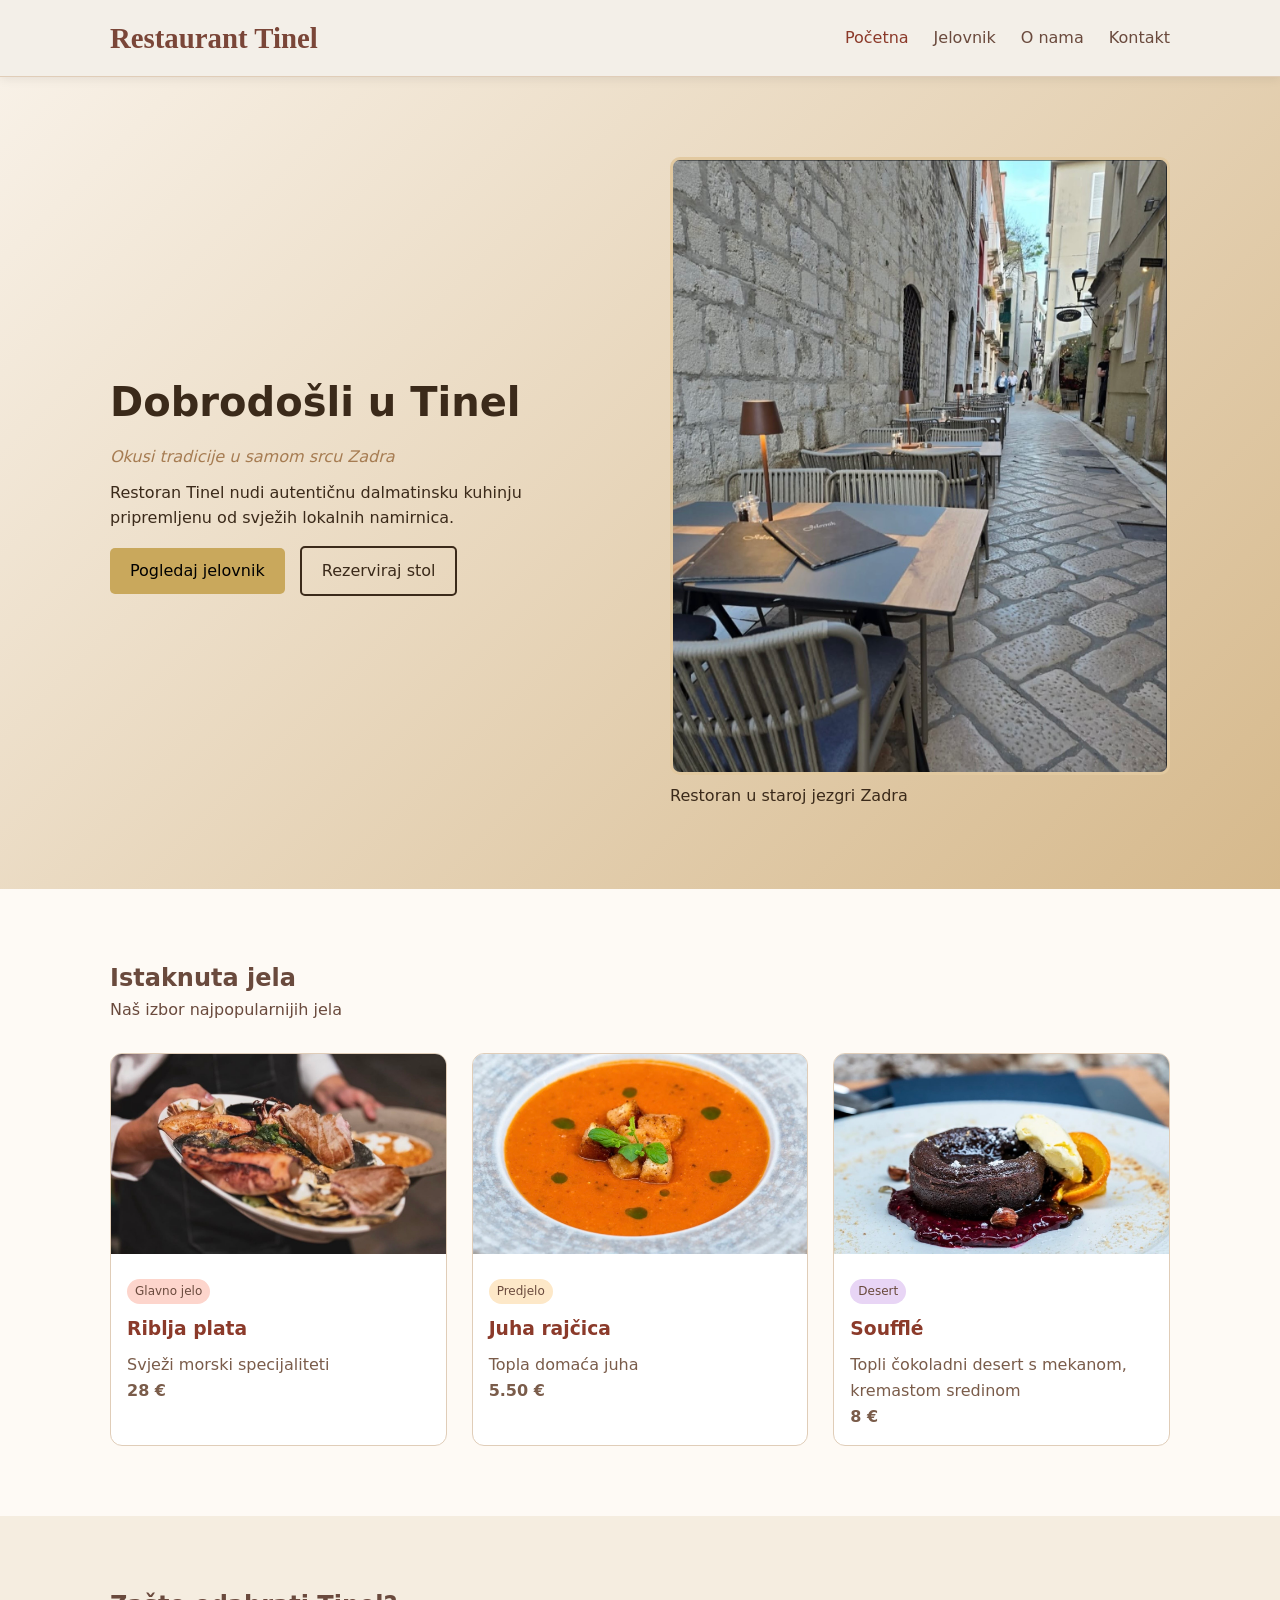
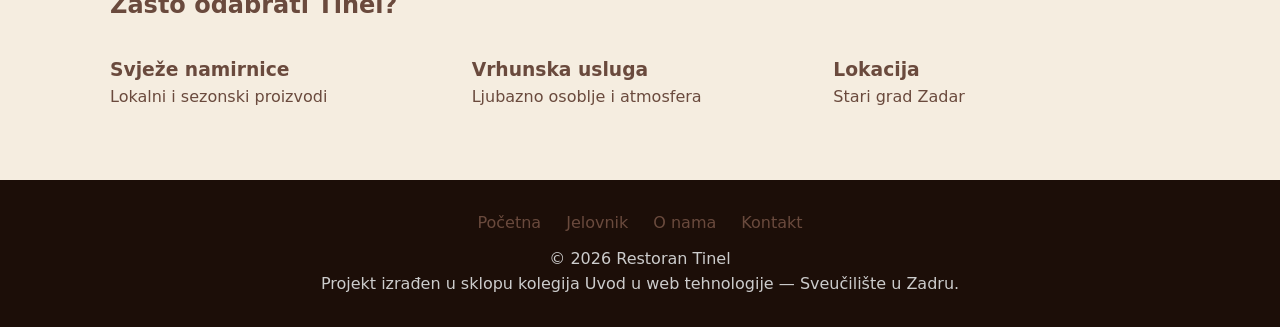
<file: index.html>
<!DOCTYPE html>
<html lang="hr">
<head>
  <meta charset="UTF-8">
  <meta name="viewport" content="width=device-width, initial-scale=1.0">
  <title>Restoran Tinel</title>

  <link rel="stylesheet" href="styles/tokens.css">
  <link rel="stylesheet" href="styles/base.css">
  <link rel="stylesheet" href="styles/layout.css">
  <link rel="stylesheet" href="styles/components.css">
</head>

<body>

<header class="site-header">
  <div class="container">
    <a class="logo" href="index.html">Restaurant Tinel</a>

    <!--  HAMBURGER -->
    <div class="hamburger" onclick="toggleMenu()">
      ☰
    </div>

    <nav id="nav-menu">
      <ul>
        <li><a class="active" href="index.html">Početna</a></li>
        <li><a href="pages/menu.html">Jelovnik</a></li>
        <li><a href="pages/about.html">O nama</a></li>
        <li><a href="pages/contact.html">Kontakt</a></li>
      </ul>
    </nav>
  </div>
</header>

<main>

<!-- HERO -->
<section class="hero">
  <div class="container">

    <div class="hero-content">
      <h1>Dobrodošli u Tinel</h1>
      <p class="tagline">Okusi tradicije u samom srcu Zadra</p>

      <p>
        Restoran Tinel nudi autentičnu dalmatinsku kuhinju
        pripremljenu od svježih lokalnih namirnica.
      </p>

      <a href="pages/menu.html" class="btn btn--gold">Pogledaj jelovnik</a>
      <a href="pages/contact.html" class="btn btn--ghost">Rezerviraj stol</a>
    </div>

    <figure>
      <img src="assets/images/restaurant.jpg" alt="Restoran">
      <figcaption>Restoran u staroj jezgri Zadra</figcaption>
    </figure>

  </div>
</section>

<!-- ISTAKNUTA JELA -->
<section>
  <div class="container">

    <h2>Istaknuta jela</h2>
    <p>Naš izbor najpopularnijih jela</p>

    <div class="featured-grid">

      <div class="card">
        <img src="assets/images/food2.jpg" alt="">
        <div class="card__body">
          <span class="badge badge--main">Glavno jelo</span>
          <h3 class="card__title">Riblja plata</h3>
          <p>Svježi morski specijaliteti</p>
          <p class="card__price">28 €</p>
        </div>
      </div>

      <div class="card">
        <img src="assets/images/predjelo1.jpg" alt="">
        <div class="card__body">
          <span class="badge badge--starter">Predjelo</span>
          <h3 class="card__title">Juha rajčica</h3>
          <p>Topla domaća juha</p>
          <p class="card__price">5.50 €</p>
        </div>
      </div>

      <div class="card">
        <img src="assets/images/desert1.jpg" alt="">
        <div class="card__body">
          <span class="badge badge--dessert">Desert</span>
          <h3 class="card__title">Soufflé</h3>
          <p>Topli čokoladni desert s mekanom, kremastom sredinom</p>
          <p class="card__price">8 €</p>
        </div>
      </div>

    </div>

  </div>
</section>

<!-- ZAŠTO MI -->
<section class="section-alt">
  <div class="container">

    <h2>Zašto odabrati Tinel?</h2>

    <div class="benefits-grid">

      <div class="benefit-item">
        <h3>Svježe namirnice</h3>
        <p>Lokalni i sezonski proizvodi</p>
      </div>

      <div class="benefit-item">
        <h3>Vrhunska usluga</h3>
        <p>Ljubazno osoblje i atmosfera</p>
      </div>

      <div class="benefit-item">
        <h3>Lokacija</h3>
        <p>Stari grad Zadar</p>
      </div>

    </div>

  </div>
</section>

</main>

<footer class="site-footer">
  <div class="container">

    <nav>
      <ul>
        <li><a href="index.html">Početna</a></li>
        <li><a href="pages/menu.html">Jelovnik</a></li>
        <li><a href="pages/about.html">O nama</a></li>
        <li><a href="pages/contact.html">Kontakt</a></li>
      </ul>
    </nav>

    <p>&copy; 2026 Restoran Tinel</p>
    <p>Projekt izrađen u sklopu kolegija Uvod u web tehnologije — Sveučilište u Zadru.</p>

  </div>
</footer>


<script>
function toggleMenu() {
  document.getElementById("nav-menu").classList.toggle("active");
}
</script>

</body>
</html>
</file>
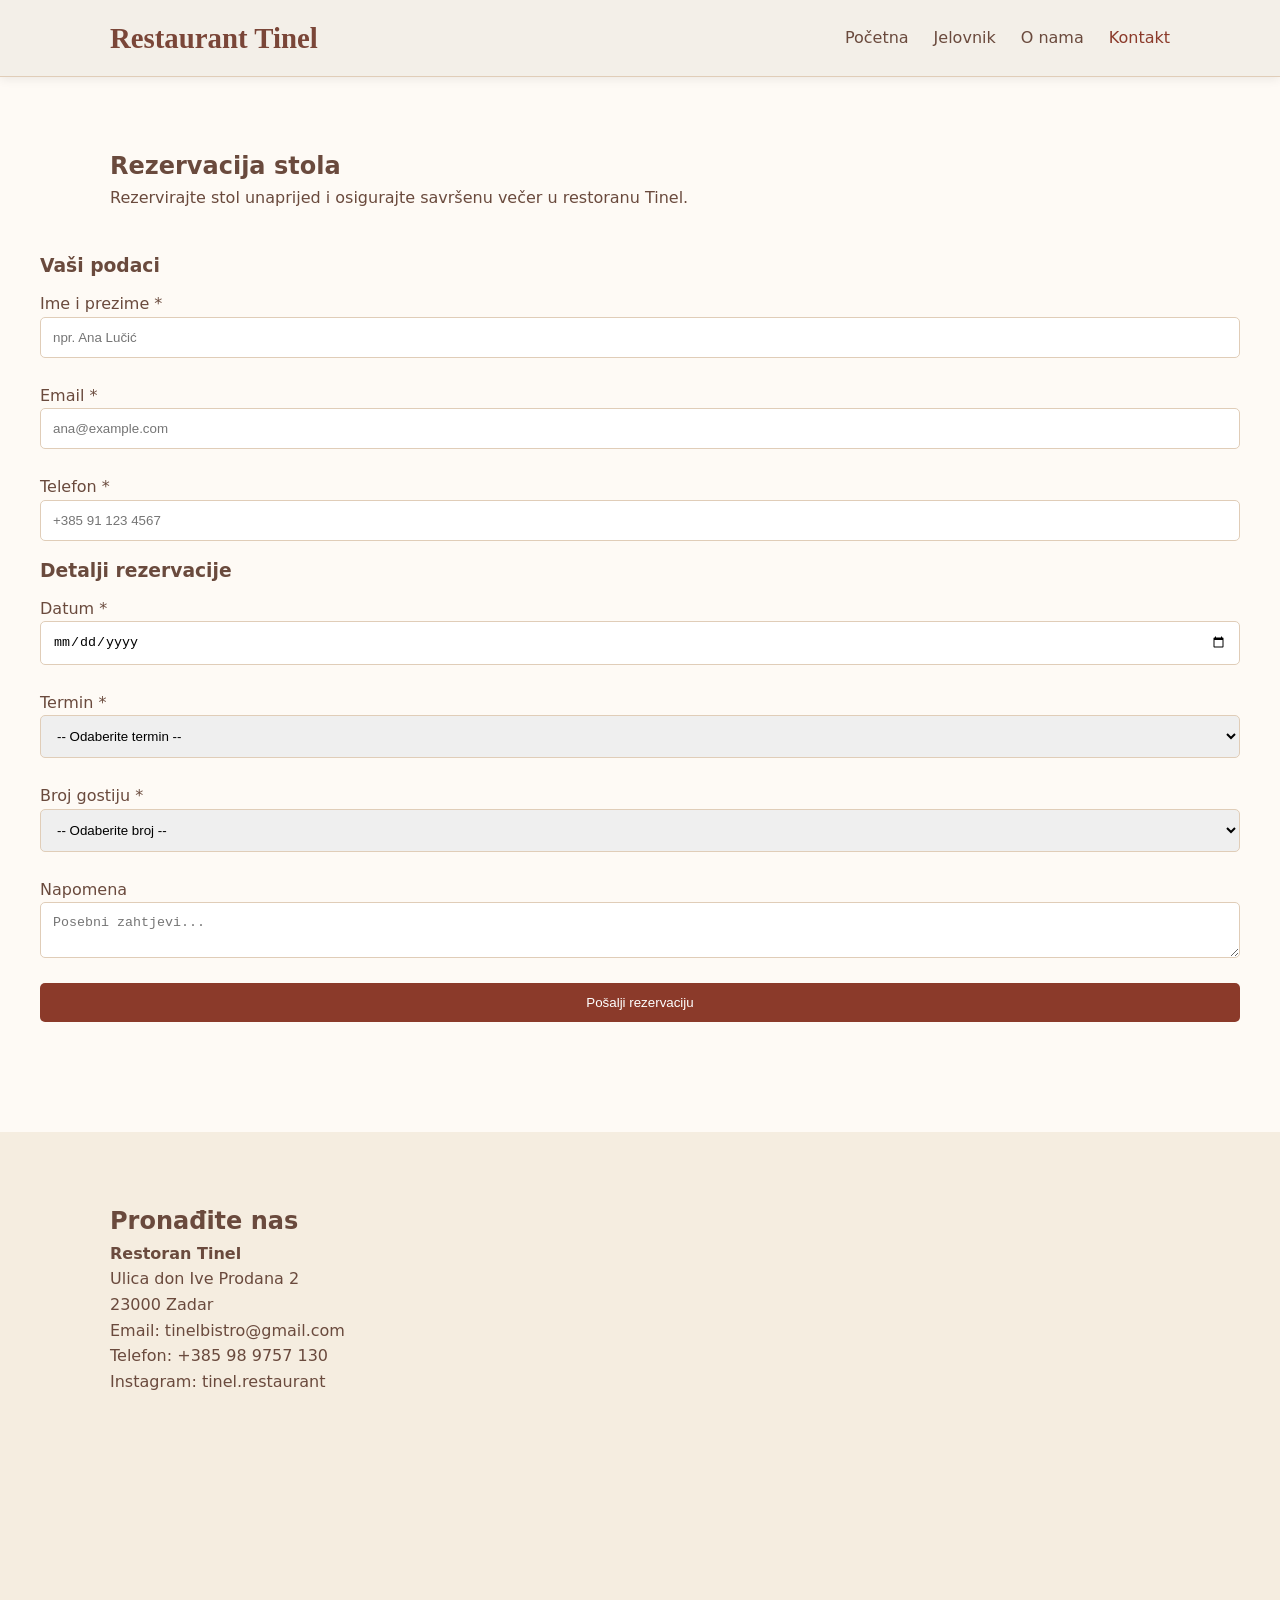
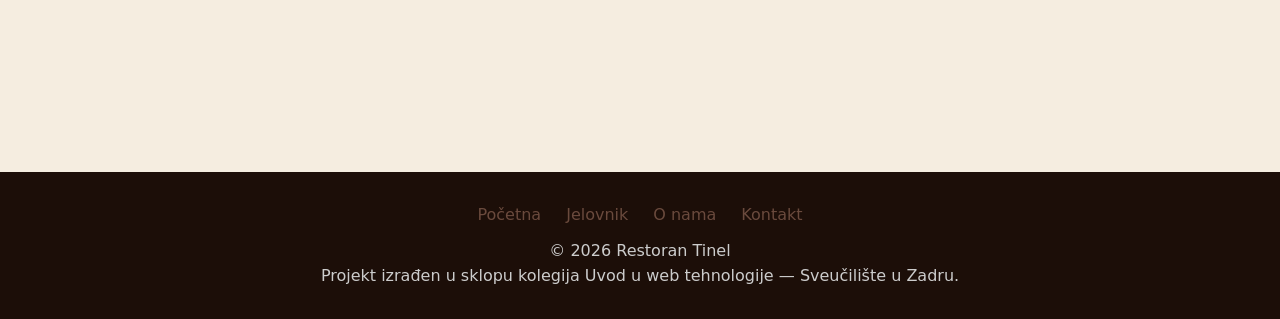
<file: pages/contact.html>
<!DOCTYPE html>
<html lang="hr">
<head>
  <meta charset="UTF-8">
  <meta name="viewport" content="width=device-width, initial-scale=1.0">
  <title>Kontakt</title>

  <link rel="stylesheet" href="../styles/tokens.css">
  <link rel="stylesheet" href="../styles/base.css">
  <link rel="stylesheet" href="../styles/layout.css">
  <link rel="stylesheet" href="../styles/components.css">
</head>

<body>

<header class="site-header">
  <div class="container">
    <a class="logo" href="../index.html">Restaurant Tinel</a>

    <!--  HAMBURGER -->
    <div class="hamburger" onclick="toggleMenu()">
      ☰
    </div>

    <nav id="nav-menu">
      <ul>
        <li><a href="../index.html">Početna</a></li>
        <li><a href="menu.html">Jelovnik</a></li>
        <li><a href="about.html">O nama</a></li>
        <li><a href="contact.html" class="active">Kontakt</a></li>
      </ul>
    </nav>
  </div>
</header>

<main>

<!-- NASLOV + FORMA -->
<section>

  <div class="container">
    <h1 class="page-title">Rezervacija stola</h1>
    <p class="page-subtitle">
      Rezervirajte stol unaprijed i osigurajte savršenu večer u restoranu Tinel.
    </p>
  </div>

  <!--  FULL WIDTH FORMA -->
  <div class="form-box">

    <form>

      <h3>Vaši podaci</h3>

      <label for="ime">Ime i prezime *</label>
      <input id="ime" type="text" placeholder="npr. Ana Lučić" required>

      <label for="email">Email *</label>
      <input id="email" type="email" placeholder="ana@example.com" required>

      <label for="telefon">Telefon *</label>
      <input id="telefon" type="text" placeholder="+385 91 123 4567" required>

      <h3>Detalji rezervacije</h3>

      <label for="datum">Datum *</label>
      <input id="datum" type="date" required>

      <label for="termin">Termin *</label>
      <select id="termin">
        <option>-- Odaberite termin --</option>
        <option>17:00</option>
        <option>18:00</option>
        <option>19:00</option>
        <option>20:00</option>
        <option>21:00</option>
      </select>

      <label for="gosti">Broj gostiju *</label>
      <select id="gosti">
        <option>-- Odaberite broj --</option>
        <option>2 osobe</option>
        <option>3 osobe</option>
        <option>4 osobe</option>
        <option>5+ osoba</option>
      </select>

      <label for="napomena">Napomena</label>
      <textarea id="napomena" placeholder="Posebni zahtjevi..."></textarea>

      <button type="submit">Pošalji rezervaciju</button>

    </form>

  </div>

</section>

<!-- KONTAKT + MAPA -->
<section class="section-alt">
  <div class="container contact-info">

    <h2>Pronađite nas</h2>

    <p><strong>Restoran Tinel</strong></p>

    <p>
      Ulica don Ive Prodana 2<br>
      23000 Zadar
    </p>

    <p>Email: tinelbistro@gmail.com</p>
    <p>Telefon: +385 98 9757 130</p>
    <p>Instagram: tinel.restaurant</p>

    <iframe 
      src="https://www.google.com/maps?q=Ulica%20don%20Ive%20Prodana%202%20Zadar&output=embed"
      width="100%" 
      height="300" 
      style="border:0; border-radius:10px;"
      loading="lazy">
    </iframe>

  </div>
</section>

</main>

<footer class="site-footer">
  <div class="container">

    <nav>
      <ul>
        <li><a href="../index.html">Početna</a></li>
        <li><a href="menu.html">Jelovnik</a></li>
        <li><a href="about.html">O nama</a></li>
        <li><a href="contact.html">Kontakt</a></li>
      </ul>
    </nav>

    <p>&copy; 2026 Restoran Tinel</p>
    <p>Projekt izrađen u sklopu kolegija Uvod u web tehnologije — Sveučilište u Zadru.</p>

  </div>
</footer>


<script>
function toggleMenu() {
  document.getElementById("nav-menu").classList.toggle("active");
}
</script>

</body>
</html>
</file>
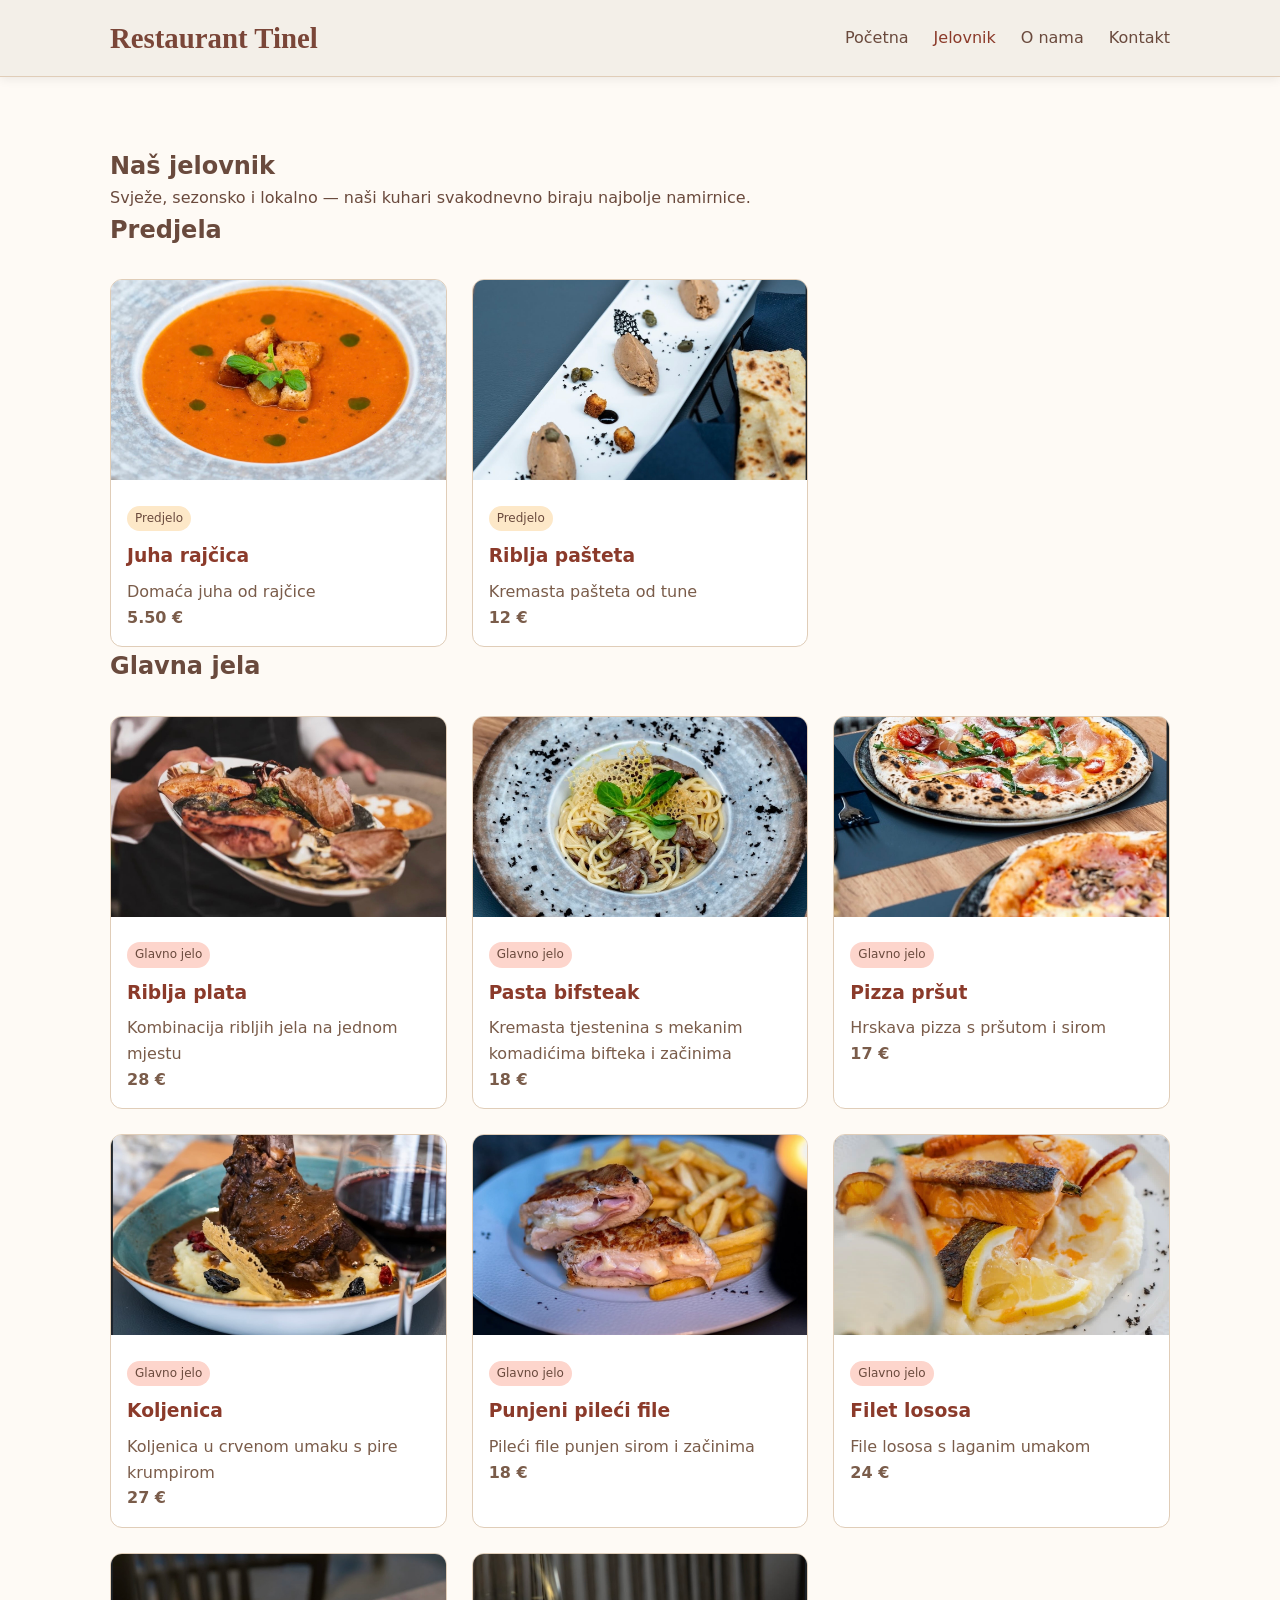
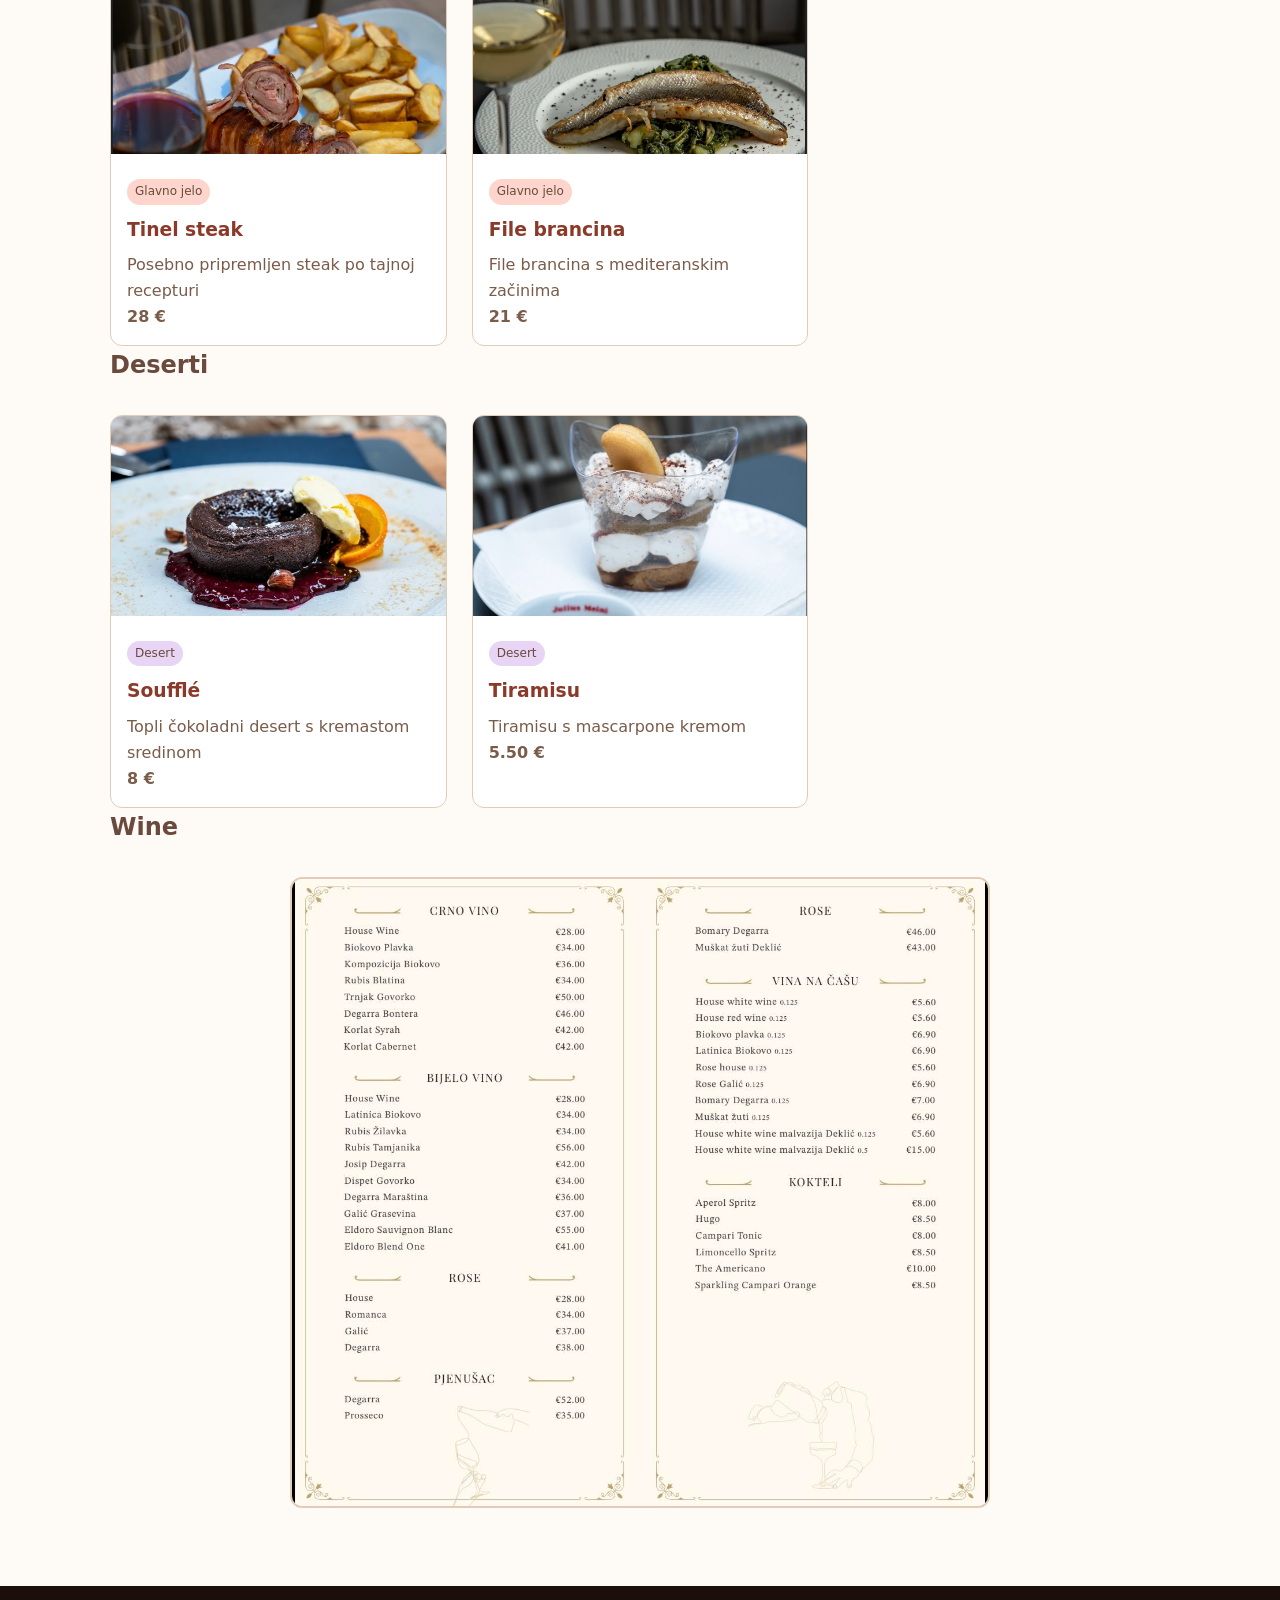
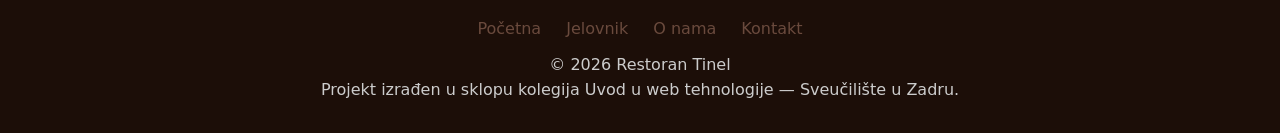
<file: pages/menu.html>
<!DOCTYPE html>
<html lang="hr">
<head>
  <meta charset="UTF-8">
  <meta name="viewport" content="width=device-width, initial-scale=1.0">
  <title>Jelovnik</title>

  <link rel="stylesheet" href="../styles/tokens.css">
  <link rel="stylesheet" href="../styles/base.css">
  <link rel="stylesheet" href="../styles/layout.css">
  <link rel="stylesheet" href="../styles/components.css">
</head>

<body>

<header class="site-header">
  <div class="container">
    <a class="logo" href="../index.html">Restaurant Tinel</a>

    <!--  HAMBURGER -->
    <div class="hamburger" onclick="toggleMenu()">
      ☰
    </div>

    <nav id="nav-menu">
      <ul>
        <li><a href="../index.html">Početna</a></li>
        <li><a href="menu.html" class="active">Jelovnik</a></li>
        <li><a href="about.html">O nama</a></li>
        <li><a href="contact.html">Kontakt</a></li>
      </ul>
    </nav>
  </div>
</header>

<main>

<section>
  <div class="container">

    <h1 class="page-title">Naš jelovnik</h1>
    <p class="page-subtitle">
      Svježe, sezonsko i lokalno — naši kuhari svakodnevno biraju najbolje namirnice.
    </p>

    <!-- PREDJELA -->
    <h2>Predjela</h2>
    <div class="menu-grid">

      <div class="card">
        <img src="../assets/images/predjelo1.jpg" alt="">
        <div class="card__body">
          <span class="badge badge--starter">Predjelo</span>
          <h3 class="card__title">Juha rajčica</h3>
          <p>Domaća juha od rajčice</p>
          <p class="card__price">5.50 €</p>
        </div>
      </div>

      <div class="card">
        <img src="../assets/images/predjelo2.jpg" alt="">
        <div class="card__body">
          <span class="badge badge--starter">Predjelo</span>
          <h3 class="card__title">Riblja pašteta</h3>
          <p>Kremasta pašteta od tune</p>
          <p class="card__price">12 €</p>
        </div>
      </div>

    </div>

    <!-- GLAVNA JELA -->
    <h2 class="section-spacing">Glavna jela</h2>
    <div class="menu-grid">

      <div class="card">
        <img src="../assets/images/food2.jpg" alt="">
        <div class="card__body">
          <span class="badge badge--main">Glavno jelo</span>
          <h3 class="card__title">Riblja plata</h3>
          <p>Kombinacija ribljih jela na jednom mjestu</p>
          <p class="card__price">28 €</p>
        </div>
      </div>

      <div class="card">
        <img src="../assets/images/food1.jpg" alt="">
        <div class="card__body">
          <span class="badge badge--main">Glavno jelo</span>
          <h3 class="card__title">Pasta bifsteak</h3>
          <p>Kremasta tjestenina s mekanim komadićima bifteka i začinima</p>
          <p class="card__price">18 €</p>
        </div>
      </div>

      <div class="card">
        <img src="../assets/images/food3.jpg" alt="">
        <div class="card__body">
          <span class="badge badge--main">Glavno jelo</span>
          <h3 class="card__title">Pizza pršut</h3>
          <p>Hrskava pizza s pršutom i sirom</p>
          <p class="card__price">17 €</p>
        </div>
      </div>

      <div class="card">
        <img src="../assets/images/food4.jpg" alt="">
        <div class="card__body">
          <span class="badge badge--main">Glavno jelo</span>
          <h3 class="card__title">Koljenica</h3>
          <p>Koljenica u crvenom umaku s pire krumpirom</p>
          <p class="card__price">27 €</p>
        </div>
      </div>

      <div class="card">
        <img src="../assets/images/food5.jpg" alt="">
        <div class="card__body">
          <span class="badge badge--main">Glavno jelo</span>
          <h3 class="card__title">Punjeni pileći file</h3>
          <p>Pileći file punjen sirom i začinima</p>
          <p class="card__price">18 €</p>
        </div>
      </div>

      <div class="card">
        <img src="../assets/images/good6.jpg" alt="">
        <div class="card__body">
          <span class="badge badge--main">Glavno jelo</span>
          <h3 class="card__title">Filet lososa</h3>
          <p>File lososa s laganim umakom</p>
          <p class="card__price">24 €</p>
        </div>
      </div>

      <div class="card">
        <img src="../assets/images/food7.jpg" alt="">
        <div class="card__body">
          <span class="badge badge--main">Glavno jelo</span>
          <h3 class="card__title">Tinel steak</h3>
          <p>Posebno pripremljen steak po tajnoj recepturi</p>
          <p class="card__price">28 €</p>
        </div>
      </div>

      <div class="card">
        <img src="../assets/images/good8.jpg" alt="">
        <div class="card__body">
          <span class="badge badge--main">Glavno jelo</span>
          <h3 class="card__title">File brancina</h3>
          <p>File brancina s mediteranskim začinima</p>
          <p class="card__price">21 €</p>
        </div>
      </div>

    </div>

    <!-- DESERTI -->
    <h2 class="section-spacing">Deserti</h2>
    <div class="menu-grid">

      <div class="card">
        <img src="../assets/images/desert1.jpg" alt="">
        <div class="card__body">
          <span class="badge badge--dessert">Desert</span>
          <h3 class="card__title">Soufflé</h3>
          <p>Topli čokoladni desert s kremastom sredinom</p>
          <p class="card__price">8 €</p>
        </div>
      </div>

      <div class="card">
        <img src="../assets/images/desert2.jpg" alt="">
        <div class="card__body">
          <span class="badge badge--dessert">Desert</span>
          <h3 class="card__title">Tiramisu</h3>
          <p>Tiramisu s mascarpone kremom</p>
          <p class="card__price">5.50 €</p>
        </div>
      </div>

    </div>

    <!-- WINE -->
    <h2 class="section-spacing">Wine</h2>
    <div class="wine-image">
      <img src="../assets/images/wine.jpg" alt="Vinska karta">
    </div>

  </div>
</section>

</main>

<footer class="site-footer">
  <div class="container">

    <nav>
      <ul>
        <li><a href="../index.html">Početna</a></li>
        <li><a href="menu.html">Jelovnik</a></li>
        <li><a href="about.html">O nama</a></li>
        <li><a href="contact.html">Kontakt</a></li>
      </ul>
    </nav>

    <p>&copy; 2026 Restoran Tinel</p>
    <p>Projekt izrađen u sklopu kolegija Uvod u web tehnologije — Sveučilište u Zadru.</p>

  </div>
</footer>


<script>
function toggleMenu() {
  document.getElementById("nav-menu").classList.toggle("active");
}
</script>

</body>
</html>
</file>
<file: styles/tokens.css>
/* ==============================================
   DESIGN TOKENS — Restoran Tinel
   ============================================== */

:root {

  /* ---------- BOJE ---------- */
  --color-primary: #8b3a2a;        
  --color-secondary: #c9a85c;      

  --color-bg: #fefaf5;             
  --color-bg-alt: #f5ede0;         
  --color-surface: #ffffff;        

  --color-text: #6a4a3d;           
  --color-text-muted: #7a5c4a;

  --color-border: #e0cdb8;
  --color-hero-bg: #1c0e08;

  /* ---------- SPACING ---------- */
  --space-1: 0.25rem;   
  --space-2: 0.5rem;    
  --space-3: 1rem;      
  --space-4: 1.5rem;    
  --space-5: 2rem;      
  --space-6: 3rem;      

  /* ---------- RADIUS ---------- */
  --radius-sm: 6px;
  --radius-md: 12px;

  /* ---------- FONT ---------- */
  --font-sans: system-ui, -apple-system, "Segoe UI", Roboto, sans-serif;
  --font-serif: Georgia, "Times New Roman", serif;

  /* ---------- VELIČINE TEKSTA ---------- */
  --text-sm: 0.9rem;
  --text-base: 1rem;
  --text-lg: 1.2rem;
  --text-xl: 1.6rem;
  --text-xxl: 2.5rem;

  /* ---------- SHADOW ---------- */
  --shadow-sm: 0 2px 6px rgba(0,0,0,0.05);
  --shadow-md: 0 6px 20px rgba(0,0,0,0.08);

}
</file>
<file: styles/base.css>
/* RESET */
* {
  margin: 0;
  padding: 0;
  box-sizing: border-box;
}

/* BODY */
body {
  font-family: var(--font-sans);
  background: var(--color-bg);
  color: var(--color-text);
  line-height: 1.6;
}

/* CONTAINER */
.container {
  max-width: 1100px;
  margin: 0 auto;
  padding: 0 20px;
}

/* HEADER */
.site-header {
  border-bottom: 1px solid var(--color-border);
  padding: 15px 0;
  background: var(--color-bg);
}

.site-header .container {
  display: flex;
  justify-content: space-between;
  align-items: center;
}

/* LOGO */
.logo {
  font-family: var(--font-serif);
  font-size: 24px;
  color: var(--color-primary);
  text-decoration: none;
  font-weight: bold;
}

/* NAV */
nav ul {
  list-style: none;
  display: flex;
  gap: 25px;
}

nav a {
  text-decoration: none;
  color: var(--color-text);
}

nav a.active,
nav a:hover {
  color: var(--color-primary);
}

/* HERO */
.hero {
  background: linear-gradient(135deg, #f8f1e7, #d6b98c);
  color: #3b2a1a;
  padding: 80px 0;
}

.hero .container {
  display: flex;
  align-items: center;
  gap: 50px;
}

.hero-content {
  flex: 1;
}

.hero-content h1 {
  font-size: 40px;
  margin-bottom: 10px;
}

.hero-content .tagline {
  color: #a67c52;
  margin-bottom: 10px;
  font-style: italic;
}

.hero img {
  width: 100%;
  max-width: 500px;
  border-radius: 10px;
  border: 3px solid #e2c9a0;
}

/* BUTTONS */
.btn {
  display: inline-block;
  padding: 10px 20px;
  margin-top: 15px;
  text-decoration: none;
  border-radius: 5px;
}

.btn--gold {
  background: var(--color-secondary);
  color: black;
}

.btn--ghost {
  border: 2px solid #3b2a1a;
  color: #3b2a1a;
  margin-left: 10px;
}

/* SECTIONS */
section {
  padding: 70px 0;
}

.section-alt {
  background-color: var(--color-bg-alt);
}

/* GRID */
.featured-grid,
.menu-grid,
.benefits-grid,
.team-grid {
  display: grid;
  grid-template-columns: repeat(3, 1fr);
  gap: 25px;
  margin-top: 30px;
}

/* CARD */
.card {
  background: white;
  border-radius: 10px;
  overflow: hidden;
  border: 1px solid var(--color-border);
  transition: 0.2s;
}

.card:hover {
  transform: translateY(-5px);
}

.card img {
  width: 100%;
  height: 200px;
  object-fit: cover;
}

.card__body {
  padding: 15px;
}

.card__title {
  color: var(--color-primary);
}

.card__price {
  color: var(--color-secondary);
  font-weight: bold;
}

/* BADGE */
.badge {
  font-size: 12px;
  padding: 3px 8px;
  border-radius: 20px;
  display: inline-block;
  margin-bottom: 10px;
}

.badge--starter { background: #fde8c8; }
.badge--main { background: #fdd5cc; }
.badge--dessert { background: #e8d5f5; }

/* ABOUT */
.about-layout {
  display: flex;
  gap: 40px;
  align-items: center;
  flex-wrap: wrap;
}

.about-layout img {
  max-width: 400px;
  width: 100%;
  border-radius: 10px;
}

/* TEAM */
.team-grid {
  text-align: center;
}

.team-grid img {
  width: 100%;
  height: 250px;
  object-fit: cover;
  border-radius: 10px;
}

/* VIDEO */
.video-center {
  display: flex;
  justify-content: center;
  margin-top: 40px;
}

.video-thumb {
  max-width: 500px;
  width: 100%;
  border-radius: 10px;
  transition: 0.3s;
}

.video-thumb:hover {
  transform: scale(1.05);
}

/* TABLE */
.hours-table {
  width: 100%;
  border-collapse: collapse;
  margin-top: 20px;
}

.hours-table th {
  text-align: left;
  padding: 10px;
  border-bottom: 2px solid var(--color-border);
  color: var(--color-primary);
}

.hours-table td {
  padding: 10px;
  border-bottom: 1px solid var(--color-border);
}

.hours-table tr:hover {
  background-color: rgba(0,0,0,0.03);
}

/* WINE */
.wine-image {
  text-align: center;
  margin-top: 30px;
}

.wine-image img {
  width: 100%;
  max-width: 700px;
  border-radius: 12px;
  border: 2px solid var(--color-border);
  transition: 0.3s;
}

.wine-image img:hover {
  transform: scale(1.03);
}

/* FORM  FULL WIDTH + VERTICAL */
.form-box {
  width: 100%;
  max-width: none;      
  margin: 0;            
  background: var(--color-bg);   
  border: none;                  
  box-shadow: none;
  padding: 40px;
  border-radius: 0;     
  border: none;
}

.form-box form {
  display: flex;
  flex-direction: column;
}

.form-box label {
  margin-top: 10px;
}

.form-box input,
.form-box textarea,
.form-box select {
  width: 100%;
  margin-bottom: 15px;
  padding: 12px;
  border: 1px solid var(--color-border);
  border-radius: 5px;
}

.form-box button {
  margin-top: 10px;
  background: var(--color-primary);
  color: white;
  padding: 12px;
  border: none;
  border-radius: 5px;
  cursor: pointer;
}

/* FOOTER */
.site-footer {
  background: #1c0e08;
  color: #ccc;
  padding: 30px 0;
  text-align: center;
}

.site-footer nav ul {
  justify-content: center;
  margin-bottom: 10px;
}

/* RESPONSIVE */

/* TABLET */
@media (max-width: 1024px) {

  .hero .container,
  .about-layout {
    flex-direction: column;
    text-align: center;
  }

  .featured-grid,
  .menu-grid,
  .team-grid,
  .benefits-grid {
    grid-template-columns: repeat(2, 1fr);
  }
}

/* MOBITEL */
 @media (max-width: 768px) {

  nav ul {
    flex-direction: row; 
    justify-content: center; 
    flex-wrap: wrap; 
    gap: 15px;
    nav a {
  font-size: 14px;
}
  }


  nav ul {
    flex-direction: column;
    gap: 10px;
  }

  .hero-content h1 {
    font-size: 28px;
  }

  .featured-grid,
  .menu-grid,
  .team-grid,
  .benefits-grid {
    grid-template-columns: 1fr;
  }

  .form-box {
    padding: 20px;
  }
}

/* HAMBURGER */
.hamburger {
  display: none;
  font-size: 28px;
  cursor: pointer;
}

/* MOBILNA VERZIJA */
@media (max-width: 768px) {

  /* sakrij normalni meni */
  nav {
    display: none;
    position: absolute;
    top: 70px;
    right: 0;
    width: 100%;
    background: var(--color-bg);
    border-top: 1px solid var(--color-border);
  }

  /* pokaži hamburger */
  .hamburger {
    display: block;
  }

  /* kad klikneš */
  nav.active {
    display: block;
  }

  nav ul {
    flex-direction: column;
    align-items: center;
    gap: 20px;
    padding: 20px 0;
  }
}
</file>
<file: styles/layout.css>
/* GRID LAYOUTI */

/* Menu i kartice */
.menu-grid,
.featured-grid,
.team-grid {
  display: grid;
  grid-template-columns: repeat(3, 1fr);
  gap: 25px;
}

/* Team slike dodatno */
.team-grid img {
  width: 100%;
  height: 220px;
  object-fit: cover;
  border-radius: 10px;
}

/* ABOUT LAYOUT (tekst + slika) */
.about-layout {
  display: flex;
  justify-content: space-between;
  align-items: center;
  gap: 40px;
  flex-wrap: wrap;
}

.about-layout div {
  max-width: 500px;
}

.about-layout img {
  max-width: 420px;
  width: 100%;
  border-radius: 10px;
}

/* HEADER */
.header-inner {
  display: flex;
  justify-content: space-between;
  align-items: center;
  gap: 25px;
  position: relative;
}

/* DESKTOP NAV */
.site-header nav ul {
  display: flex;
  align-items: center;
  gap: 25px;
}

/* TABLET */
@media (max-width: 992px) {
  .menu-grid,
  .featured-grid,
  .team-grid {
    grid-template-columns: repeat(2, 1fr);
  }

  .about-layout {
    flex-direction: column;
    align-items: flex-start;
  }

  .about-layout div,
  .about-layout img {
    max-width: 100%;
  }
}

/* MOBITEL */
@media (max-width: 768px) {
  .menu-grid,
  .featured-grid,
  .team-grid {
    grid-template-columns: 1fr;
  }

  .header-inner {
    min-height: 72px;
  }

  .site-header nav ul {
    flex-direction: column;
    align-items: flex-start;
    gap: 14px;
  }

  .team-grid img {
    height: 240px;
  }
}
</file>
<file: styles/components.css>
/* CARD */
.card {
  background: var(--color-surface);
  border: 1px solid var(--color-border);
  border-radius: var(--radius-md);
  overflow: hidden;
  transition: 0.3s;
}

.card:hover {
  transform: translateY(-5px);
}

/* CARD IMAGE */
.card img {
  width: 100%;
  height: 200px;
  object-fit: cover;
}

/* CARD BODY */
.card__body {
  padding: var(--space-3);
}

/* TEXT */
.card__body p {
  color: var(--color-text-muted);
}

/* TITLE */
.card__title {
  color: var(--color-primary);
  margin-bottom: var(--space-2);
}

/* PRICE */
.card__price {
  color: var(--color-secondary);
  font-weight: bold;
}

/* HEADER */
.site-header {
  position: sticky;
  top: 0;
  z-index: 1000;
  background: #f3efe8;
  box-shadow: 0 2px 10px rgba(0, 0, 0, 0.08);
}

.logo {
  text-decoration: none;
  font-weight: 700;
  font-size: 1.8rem;
  color: #7a4638;
  white-space: nowrap;
}

.main-nav ul {
  list-style: none;
  margin: 0;
  padding: 0;
}

.main-nav a {
  text-decoration: none;
  color: #5a4037;
  font-size: 1.1rem;
}

.main-nav a.active {
  font-weight: 700;
}

/* HAMBURGER */
.nav-toggle {
  display: none;
  background: transparent;
  border: none;
  cursor: pointer;
  padding: 0.4rem;
  flex-direction: column;
  justify-content: center;
  gap: 5px;
}

.nav-toggle span {
  display: block;
  width: 26px;
  height: 3px;
  background: #5a4037;
  border-radius: 2px;
}

/* MOBITEL */
@media (max-width: 768px) {
  .logo {
    font-size: 1.45rem;
  }

  .nav-toggle {
    display: flex;
  }

  .main-nav {
    display: none;
    position: absolute;
    top: calc(100% + 8px);
    right: 0;
    width: 220px;
    background: #f3efe8;
    border-radius: 14px;
    box-shadow: 0 12px 30px rgba(0, 0, 0, 0.14);
    padding: 1rem;
  }

  .main-nav.open {
    display: block;
  }

  .main-nav ul {
    display: flex;
    flex-direction: column;
    align-items: flex-start;
    gap: 1rem;
  }

  .site-footer nav {
    display: none;
  }
}

/* TABLET + LAPTOP */
@media (min-width: 769px) {
  .main-nav {
    display: block !important;
    position: static;
    width: auto;
    background: transparent;
    box-shadow: none;
    padding: 0;
  }
}
</file>
